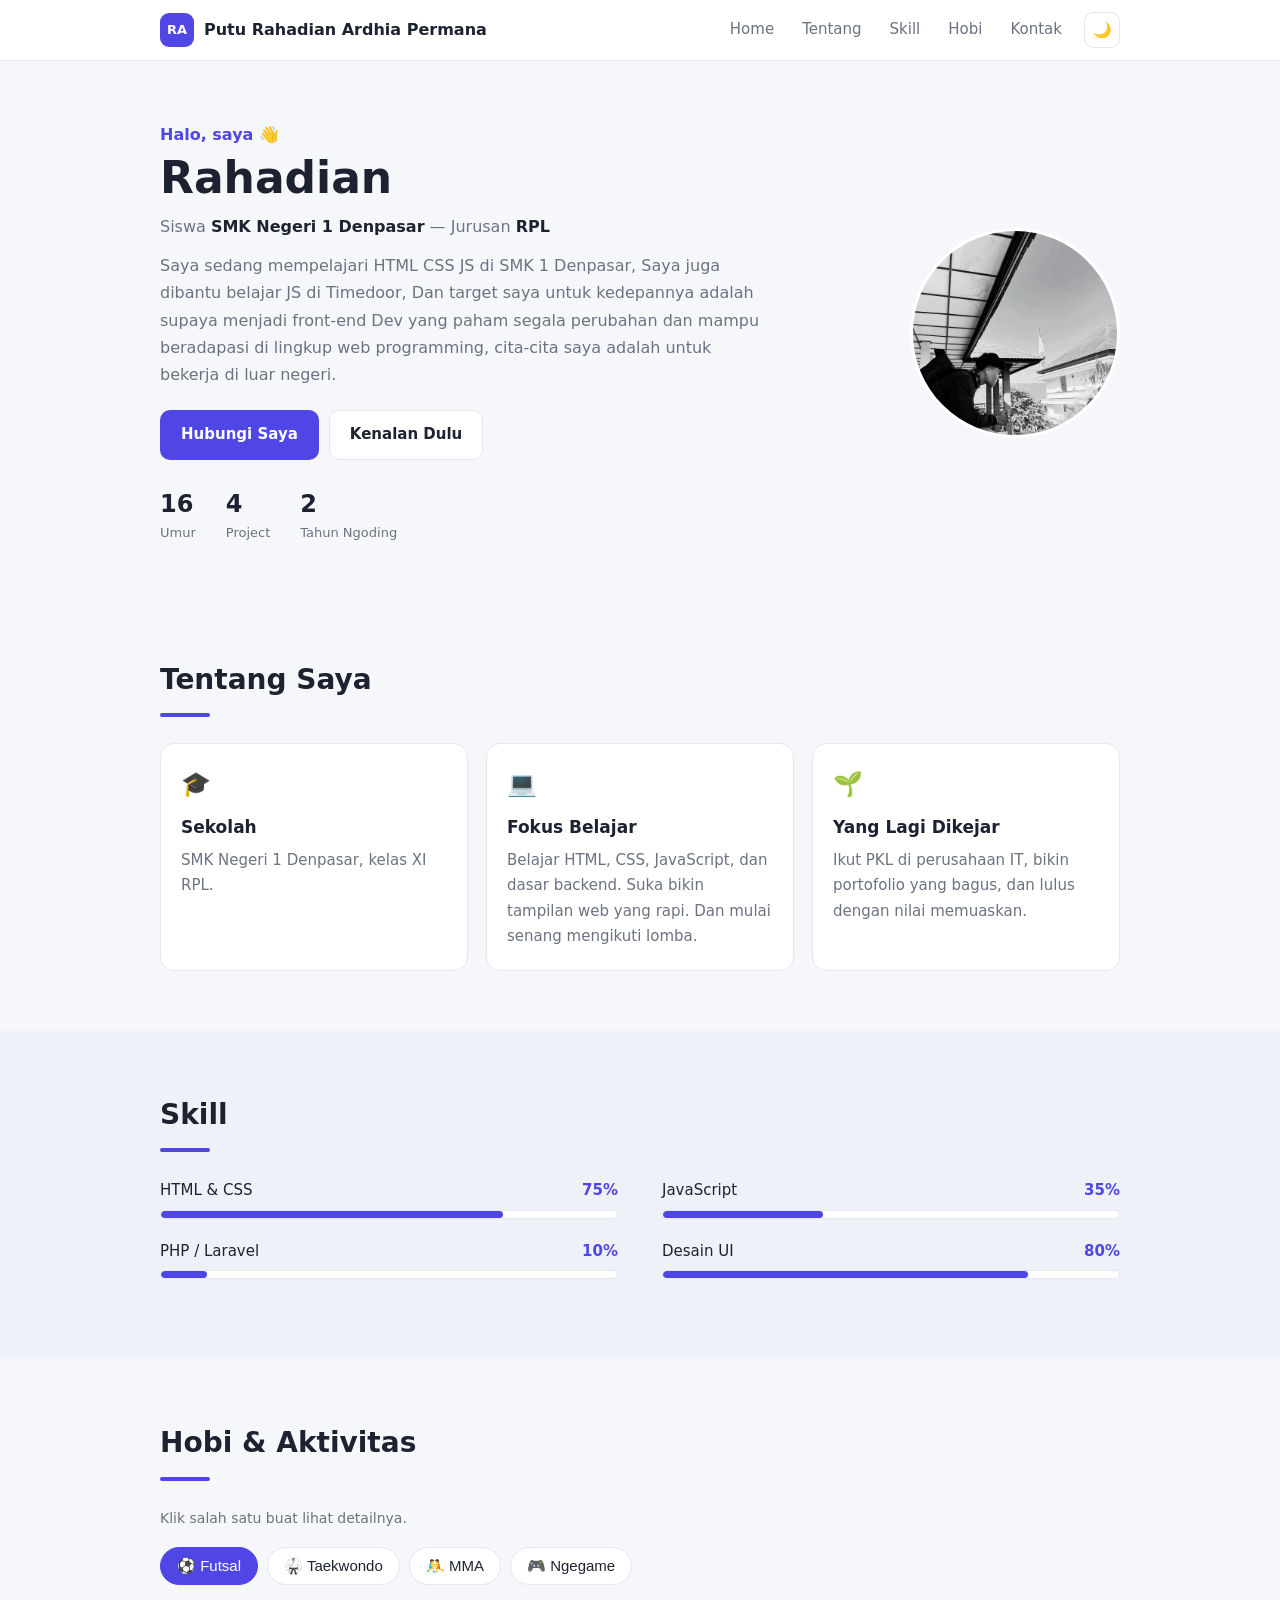
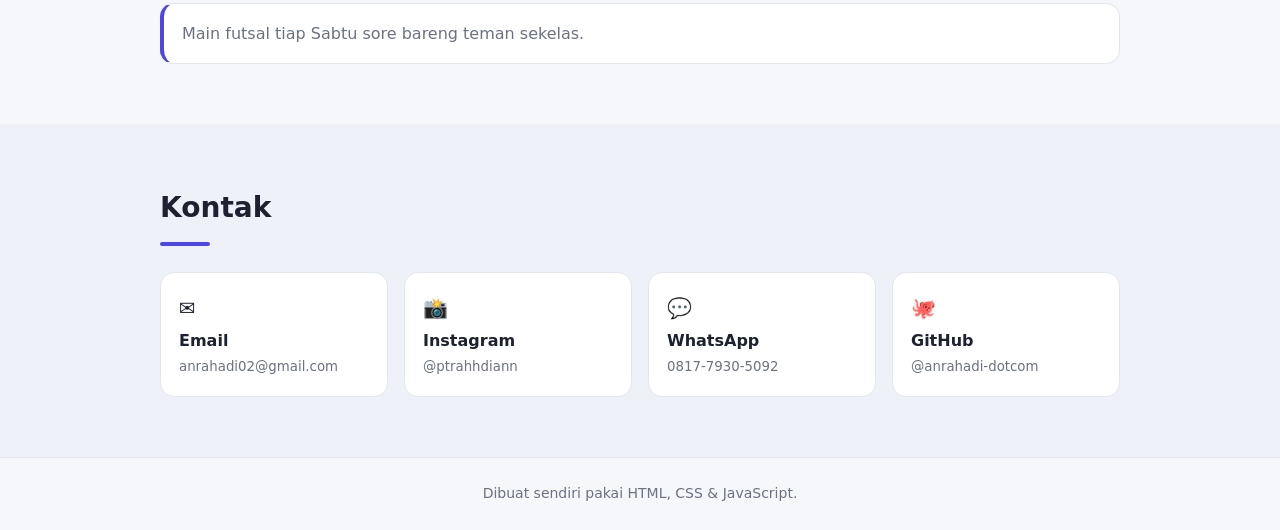
<file: index.html>
<!DOCTYPE html>
<html lang="id">
<head>
  <meta charset="UTF-8" />
  <meta name="viewport" content="width=device-width, initial-scale=1.0" />
  <title>Profil</title>
  <meta name="description" content="Profil Putu Rahadian Ardhia Permana, siswa SMK Negeri 1 Denpasar jurusan RPL." />
  <link rel="stylesheet" href="style.css" />
</head>
<body>

  <!-- ====== NAVBAR ====== -->
  <header class="navbar">
    <div class="container nav-inner">
      <a href="#home" class="brand">
        <span class="brand-badge">RA</span>
        <span class="brand-name">Putu Rahadian Ardhia Permana</span>
      </a>

      <button class="nav-toggle" id="navToggle" aria-label="Buka menu" aria-expanded="false">
        <span></span><span></span><span></span>
      </button>

      <nav class="nav-links" id="navLinks">
        <a href="#home">Home</a>
        <a href="#tentang">Tentang</a>
        <a href="#skill">Skill</a>
        <a href="#hobi">Hobi</a>
        <a href="#kontak">Kontak</a>
        <button class="theme-btn" id="themeBtn" title="Ganti tema" aria-label="Ganti tema">🌙</button>
      </nav>
    </div>
  </header>

  <main>

    <!-- ====== HERO ====== -->
    <section class="hero" id="home">
      <div class="container hero-grid">
        <div class="hero-text">
          <p class="hero-hi">Halo, saya 👋</p>
          <h1 class="hero-name">Rahadian</h1>
          <p class="hero-role">
            Siswa <strong>SMK Negeri 1 Denpasar</strong> — Jurusan <strong>RPL</strong>
          </p>
          <p class="hero-desc">
            Saya sedang mempelajari HTML CSS JS di SMK 1 Denpasar, Saya juga dibantu belajar JS
            di Timedoor, Dan target saya untuk kedepannya adalah supaya menjadi front-end Dev yang
            paham segala perubahan dan mampu beradapasi di lingkup web programming, cita-cita saya
            adalah untuk bekerja di luar negeri.
          </p>

          <div class="hero-actions">
            <a href="#kontak" class="btn btn-primary">Hubungi Saya</a>
            <a href="#tentang" class="btn btn-ghost">Kenalan Dulu</a>
          </div>

          <ul class="hero-stats">
            <li><b data-count="16">16</b><span>Umur</span></li>
            <li><b data-count="4">4</b><span>Project</span></li>
            <li><b data-count="2">2</b><span>Tahun Ngoding</span></li>
          </ul>
        </div>

        <div class="hero-photo">
          <img class="avatar" src="foto.jpeg" alt="Foto Putu Rahadian Ardhia Permana" />
        </div>
      </div>
    </section>

    <!-- ====== TENTANG ====== -->
    <section class="section" id="tentang">
      <div class="container">
        <h2 class="section-title">Tentang Saya</h2>

        <div class="cards">
          <article class="card">
            <div class="card-icon">🎓</div>
            <h3>Sekolah</h3>
            <p>SMK Negeri 1 Denpasar, kelas XI RPL.</p>
          </article>
          <article class="card">
            <div class="card-icon">💻</div>
            <h3>Fokus Belajar</h3>
            <p>Belajar HTML, CSS, JavaScript, dan dasar backend. Suka bikin tampilan web yang rapi. Dan mulai senang mengikuti lomba.</p>
          </article>
          <article class="card">
            <div class="card-icon">🌱</div>
            <h3>Yang Lagi Dikejar</h3>
            <p>Ikut PKL di perusahaan IT, bikin portofolio yang bagus, dan lulus dengan nilai memuaskan.</p>
          </article>
        </div>
      </div>
    </section>

    <!-- ====== SKILL ====== -->
    <section class="section section-alt" id="skill">
      <div class="container">
        <h2 class="section-title">Skill</h2>

        <div class="skills">

          <div class="skill reveal">
            <div class="skill-head"><span>HTML &amp; CSS</span><span class="skill-val">75%</span></div>
            <div class="bar"><i style="--w: 75%"></i></div>
          </div>

          <div class="skill reveal">
            <div class="skill-head"><span>JavaScript</span><span class="skill-val">35%</span></div>
            <div class="bar"><i style="--w: 35%"></i></div>
          </div>

          <div class="skill reveal">
            <div class="skill-head"><span>PHP / Laravel</span><span class="skill-val">10%</span></div>
            <div class="bar"><i style="--w: 10%"></i></div>
          </div>

          <div class="skill reveal">
            <div class="skill-head"><span>Desain UI</span><span class="skill-val">80%</span></div>
            <div class="bar"><i style="--w: 80%"></i></div>
          </div>

        </div>
      </div>
    </section>

    <!-- ====== HOBI ====== -->
    <section class="section" id="hobi">
      <div class="container">
        <h2 class="section-title">Hobi &amp; Aktivitas</h2>
        <p class="hobby-hint">Klik salah satu buat lihat detailnya.</p>

        <div class="hobby-list" id="hobbyList">
          <button class="hobby active" data-detail="Main futsal tiap Sabtu sore bareng teman sekelas.">⚽ Futsal</button>
          <button class="hobby" data-detail="Suka nendang nendang saat tidak ada kerjaan.">🥋 Taekwondo</button>
          <button class="hobby" data-detail="Selain suka nendang saya juga suka mukul dan banting, of course dengan padsworks dan teman sparring.">🤼 MMA</button>
          <button class="hobby" data-detail="Senang memainkan beberapa game cth: Minecraft saya suka membuat modpack untuk mengasah imajinasi saya.">🎮 Ngegame</button>
        </div>

        <p class="hobby-detail" id="hobbyDetail">
          Main futsal tiap Sabtu sore bareng teman sekelas.
        </p>
      </div>
    </section>

    <!-- ====== KONTAK ====== -->
    <section class="section section-alt" id="kontak">
      <div class="container">
        <h2 class="section-title">Kontak</h2>

        <div class="contact-grid">
          <a class="contact-card" href="mailto:anrahadi02@gmail.com">
            <span class="contact-icon">✉️</span>
            <b>Email</b>
            <small>anrahadi02@gmail.com</small>
          </a>
          <a class="contact-card" href="https://instagram.com/ptrahhdiann" target="_blank" rel="noopener">
            <span class="contact-icon">📸</span>
            <b>Instagram</b>
            <small>@ptrahhdiann</small>
          </a>
          <a class="contact-card" href="https://wa.me/6281779305092" target="_blank" rel="noopener">
            <span class="contact-icon">💬</span>
            <b>WhatsApp</b>
            <small>0817-7930-5092</small>
          </a>
          <a class="contact-card" href="https://github.com/anrahadi-dotcom" target="_blank" rel="noopener">
            <span class="contact-icon">🐙</span>
            <b>GitHub</b>
            <small>@anrahadi-dotcom</small>
          </a>
        </div>
      </div>
    </section>

  </main>

  <!-- ====== FOOTER ====== -->
  <footer class="footer">
    <div class="container">
      <p>Dibuat sendiri pakai HTML, CSS &amp; JavaScript.</p>
    </div>
  </footer>

  <button class="to-top" id="toTop" aria-label="Ke atas">↑</button>

  <script src="script.js"></script>
</body>
</html>
</file>
<file: style.css>
/* =========================================================
   Web Profil Siswa — style.css
   Mau ubah warna? Cukup ganti nilai di :root di bawah.
   ========================================================= */

:root {
  --bg: #f6f7fb;
  --bg-alt: #eef1f8;
  --card: #ffffff;
  --text: #1c2230;
  --muted: #6b7280;
  --border: #e3e7ef;
  --primary: #4f46e5;
  --accent: #06b6d4;
  --radius: 14px;
  --maxw: 1000px;   /* lebar maksimal halaman */
  --baca: 60ch;     /* lebar maksimal teks panjang biar enak dibaca */
}

/* Tema gelap — diaktifkan lewat tombol 🌙 */
body.dark {
  --bg: #0f1220;
  --bg-alt: #151931;
  --card: #191d33;
  --text: #e7eaf6;
  --muted: #9aa3bd;
  --border: #272c48;
}

* {
  box-sizing: border-box;
  margin: 0;
  padding: 0;
}

html {
  scroll-behavior: smooth;
}

body {
  font-family: "Segoe UI", system-ui, sans-serif;
  background: var(--bg);
  color: var(--text);
  line-height: 1.7;
  transition:
    background 0.3s,
    color 0.3s;
}

.container {
  width: 100%;
  max-width: var(--maxw);
  margin: 0 auto;
  padding: 0 20px;
}

a {
  color: inherit;
  text-decoration: none;
}

/* ================= NAVBAR ================= */
.navbar {
  position: sticky;
  top: 0;
  z-index: 50;
  background: var(--card);
  border-bottom: 1px solid var(--border);
}

.nav-inner {
  display: flex;
  align-items: center;
  justify-content: space-between;
  height: 60px;
}

.brand {
  display: flex;
  align-items: center;
  gap: 10px;
  font-weight: 700;
}

.brand-badge {
  width: 34px;
  height: 34px;
  display: grid;
  place-items: center;
  border-radius: 9px;
  background: var(--primary);
  color: #fff;
  font-size: 13px;
}

.nav-links {
  display: flex;
  align-items: center;
  gap: 4px;
}

.nav-links a {
  padding: 7px 12px;
  border-radius: 9px;
  font-size: 15px;
  color: var(--muted);
}

.nav-links a:hover {
  background: var(--bg-alt);
  color: var(--text);
}

.theme-btn {
  margin-left: 6px;
  width: 36px;
  height: 36px;
  border: 1px solid var(--border);
  border-radius: 9px;
  background: var(--card);
  color: var(--text);
  font-size: 15px;
  cursor: pointer;
}

.nav-toggle {
  display: none;
  flex-direction: column;
  gap: 5px;
  padding: 8px;
  border: 0;
  background: none;
  cursor: pointer;
}

.nav-toggle span {
  width: 24px;
  height: 2px;
  background: var(--text);
}

/* ================= HERO ================= */
.hero {
  padding: 60px 0 50px;
}

.hero-grid {
  display: grid;
  grid-template-columns: 1fr 210px;
  gap: 44px;
  align-items: center;
}

.hero-hi {
  color: var(--primary);
  font-weight: 600;
}

.hero-name {
  font-size: clamp(30px, 5vw, 44px);
  line-height: 1.2;
  margin: 4px 0 8px;
}

.hero-role {
  color: var(--muted);
}

.hero-role strong {
  color: var(--text);
}

.hero-desc {
  margin-top: 12px;
  max-width: var(--baca);
  color: var(--muted);
}

.hero-actions {
  display: flex;
  flex-wrap: wrap;
  gap: 10px;
  margin-top: 22px;
}

.btn {
  display: inline-block;
  padding: 11px 20px;
  border-radius: 10px;
  font-weight: 600;
  font-size: 15px;
  cursor: pointer;
  border: 1px solid transparent;
  transition: 0.2s;
}

.btn-primary {
  background: var(--primary);
  color: #fff;
}

.btn-primary:hover {
  background: var(--accent);
}

.btn-ghost {
  background: var(--card);
  border-color: var(--border);
}

.btn-ghost:hover {
  background: var(--bg-alt);
}

.hero-stats {
  display: flex;
  gap: 30px;
  list-style: none;
  margin-top: 30px;
}

.hero-stats b {
  display: block;
  font-size: 24px;
  line-height: 1.2;
}

.hero-stats span {
  font-size: 13px;
  color: var(--muted);
}

/* Foto profil */
.hero-photo {
  display: flex;
  justify-content: center;
}

.avatar {
  width: 210px;
  height: 210px;
  object-fit: cover;
  border-radius: 50%;
  border: 3px solid var(--card);
  display: block;
}

/* ================= SECTION ================= */
.section {
  padding: 60px 0;
}

.section-alt {
  background: var(--bg-alt);
}

.section-title {
  font-size: clamp(22px, 3.4vw, 28px);
  margin-bottom: 10px;
}

/* Garis kecil di bawah judul section */
.section-title::after {
  content: "";
  display: block;
  width: 50px;
  height: 4px;
  border-radius: 4px;
  margin-top: 10px;
  background: var(--primary);
}

/* Beri jarak antara judul dan isinya */
.section-title + .cards,
.section-title + .skills,
.section-title + .hobby-hint,
.section-title + .contact-grid {
  margin-top: 26px;
}

/* ================= KARTU "TENTANG" ================= */
.cards {
  display: grid;
  grid-template-columns: repeat(auto-fit, minmax(240px, 1fr));
  gap: 18px;
}

.card {
  background: var(--card);
  border: 1px solid var(--border);
  border-radius: var(--radius);
  padding: 20px;
}

.card-icon {
  font-size: 24px;
  margin-bottom: 8px;
}

.card h3 {
  font-size: 17px;
  margin-bottom: 6px;
}

.card p {
  color: var(--muted);
  font-size: 15px;
}

/* ================= SKILL ================= */
/* Skill ditata 2 kolom kalau layarnya cukup lebar, 1 kolom kalau di HP */
.skills {
  display: grid;
  grid-template-columns: repeat(2, minmax(0, 1fr));
  gap: 0 44px;
  margin-top: 26px;
}

.skill {
  margin-bottom: 20px;
}

.skill-head {
  display: flex;
  justify-content: space-between;
  font-size: 15px;
  margin-bottom: 6px;
}

.skill-val {
  color: var(--primary);
  font-weight: 600;
}

.bar {
  height: 9px;
  border-radius: 9px;
  background: var(--card);
  border: 1px solid var(--border);
  overflow: hidden;
}

.bar i {
  display: block;
  width: 0;
  height: 100%;
  border-radius: 9px;
  background: var(--primary);
  transition: width 1s ease;
}

.bar.in i {
  width: var(--w);
}

/* ================= HOBI ================= */
.hobby-hint {
  color: var(--muted);
  font-size: 14px;
  margin-bottom: 16px;
}

.hobby-list {
  display: flex;
  flex-wrap: wrap;
  gap: 9px;
}

.hobby {
  padding: 9px 16px;
  border-radius: 999px;
  border: 1px solid var(--border);
  background: var(--card);
  color: var(--text);
  font-size: 15px;
  cursor: pointer;
  transition: 0.2s;
}

.hobby:hover {
  border-color: var(--primary);
}

.hobby.active {
  background: var(--primary);
  border-color: var(--primary);
  color: #fff;
}

.hobby-detail {
  margin-top: 18px;
  padding: 16px 18px;
  border-radius: var(--radius);
  background: var(--card);
  border: 1px solid var(--border);
  border-left: 4px solid var(--primary);
  color: var(--muted);
}

/* ================= KONTAK ================= */
.contact-grid {
  display: grid;
  grid-template-columns: repeat(auto-fit, minmax(200px, 1fr));
  gap: 16px;
  margin-top: 26px;
}

.contact-card {
  display: grid;
  gap: 2px;
  padding: 18px;
  border-radius: var(--radius);
  background: var(--card);
  border: 1px solid var(--border);
  transition: 0.2s;
}

.contact-card:hover {
  border-color: var(--primary);
}

.contact-icon {
  font-size: 20px;
}

.contact-card small {
  color: var(--muted);
}

/* ================= FOOTER ================= */
.footer {
  padding: 24px 0;
  text-align: center;
  font-size: 14px;
  color: var(--muted);
  border-top: 1px solid var(--border);
}

/* ================= TOMBOL KE ATAS ================= */
.to-top {
  position: fixed;
  right: 18px;
  bottom: 18px;
  width: 42px;
  height: 42px;
  border: 0;
  border-radius: 50%;
  background: var(--primary);
  color: #fff;
  font-size: 17px;
  cursor: pointer;
  opacity: 0;
  pointer-events: none;
  transition: 0.2s;
}

.to-top.show {
  opacity: 1;
  pointer-events: auto;
}

/* ================= ANIMASI MUNCUL ================= */
.reveal {
  opacity: 0;
  transform: translateY(14px);
  transition:
    opacity 0.5s,
    transform 0.5s;
}

.reveal.in {
  opacity: 1;
  transform: none;
}

/* ================= RESPONSIVE ================= */
@media (max-width: 700px) {
  .nav-toggle {
    display: flex;
  }

  .nav-links {
    position: absolute;
    top: 60px;
    left: 0;
    right: 0;
    flex-direction: column;
    align-items: stretch;
    gap: 4px;
    padding: 12px 20px 18px;
    background: var(--card);
    border-bottom: 1px solid var(--border);
    display: none;
  }

  .nav-links.open {
    display: flex;
  }

  .nav-links a {
    padding: 11px;
  }

  .theme-btn {
    margin: 6px 11px 0;
  }

  .hero-grid {
    grid-template-columns: 1fr;
    gap: 30px;
    text-align: center;
  }

  .hero-desc {
    margin-left: auto;
    margin-right: auto;
  }

  .section-title::after {
    margin-left: auto;
    margin-right: auto;
  }

  .skills {
    grid-template-columns: 1fr;
    gap: 0;
  }

  .hero-photo {
    order: -1;
  }

  .hero-actions,
  .hero-stats {
    justify-content: center;
  }

  .avatar {
    width: 150px;
    height: 150px;
    margin: 0 auto;
  }
}

@media (prefers-reduced-motion: reduce) {
  * {
    transition: none !important;
  }
}
</file>
